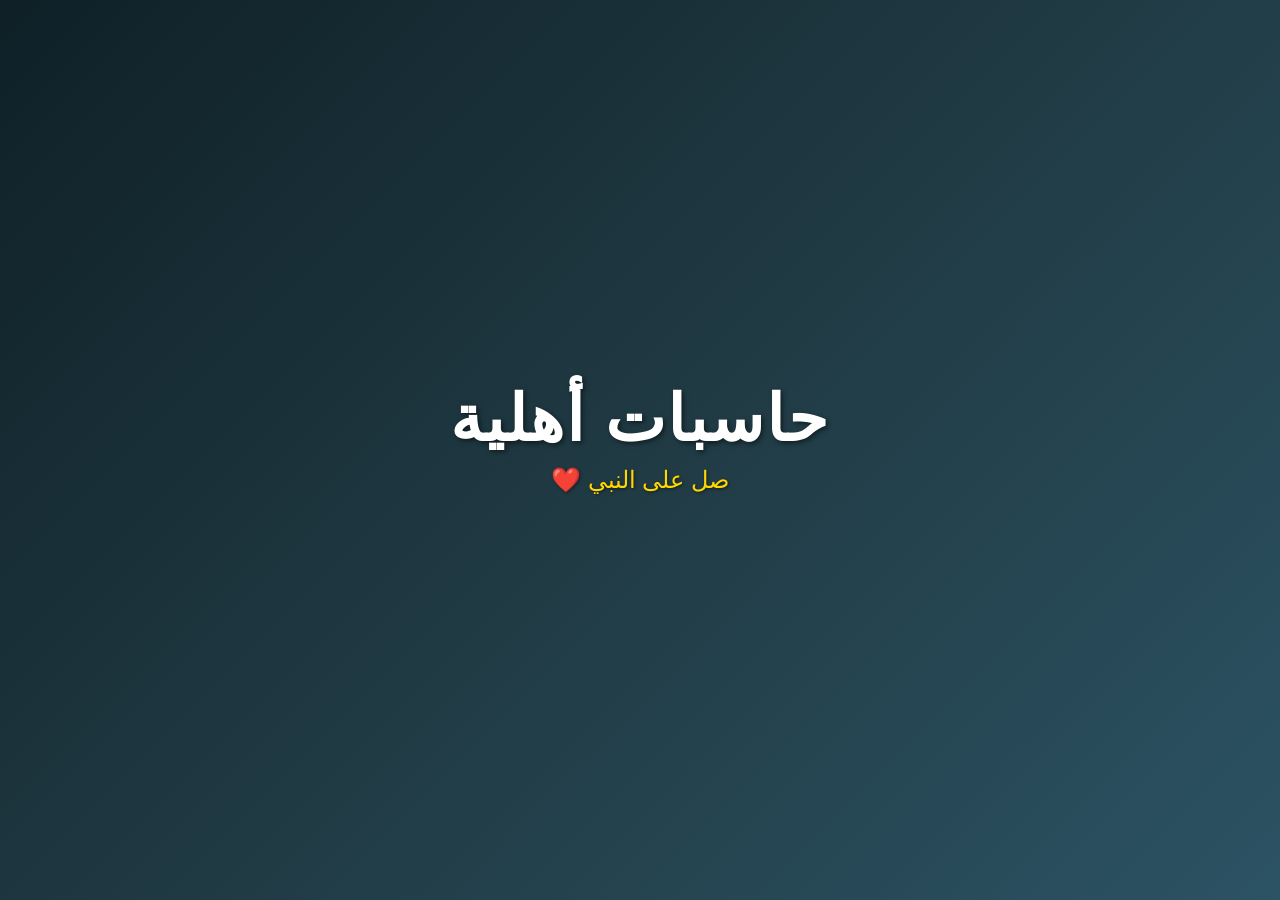
<file: index.html>
<!DOCTYPE html>
<html lang="ar" dir="rtl">
<head>
  <meta charset="UTF-8">
  <meta name="viewport" content="width=device-width, initial-scale=1.0">
  <title>حاسبات أهلية</title>
  <style>
    /* الخلفية والتهيئة العامة */
    body {
      margin: 0;
      padding: 0;
      height: 100vh;
      display: flex;
      justify-content: center;
      align-items: center;
      flex-direction: column;
      background: linear-gradient(135deg, #0f2027, #203a43, #2c5364);
      font-family: 'Segoe UI', Tahoma, Geneva, Verdana, sans-serif;
      color: #fff;
      text-align: center;
    }

    h1 {
      font-size: 4rem;
      margin: 0;
      letter-spacing: 2px;
      text-shadow: 2px 2px 5px rgba(0,0,0,0.5);
    }

    p {
      font-size: 1.5rem;
      margin-top: 10px;
      color: #ffd700; /* لون ذهبي للسطر */
      text-shadow: 1px 1px 3px rgba(0,0,0,0.5);
    }
  </style>

  <link rel="icon" type="image/png" href="programming.png">
</head>
<body>
  <h1>حاسبات أهلية</h1>
  <p>صل على النبي ❤️</p>
</body>
</html>
</file>
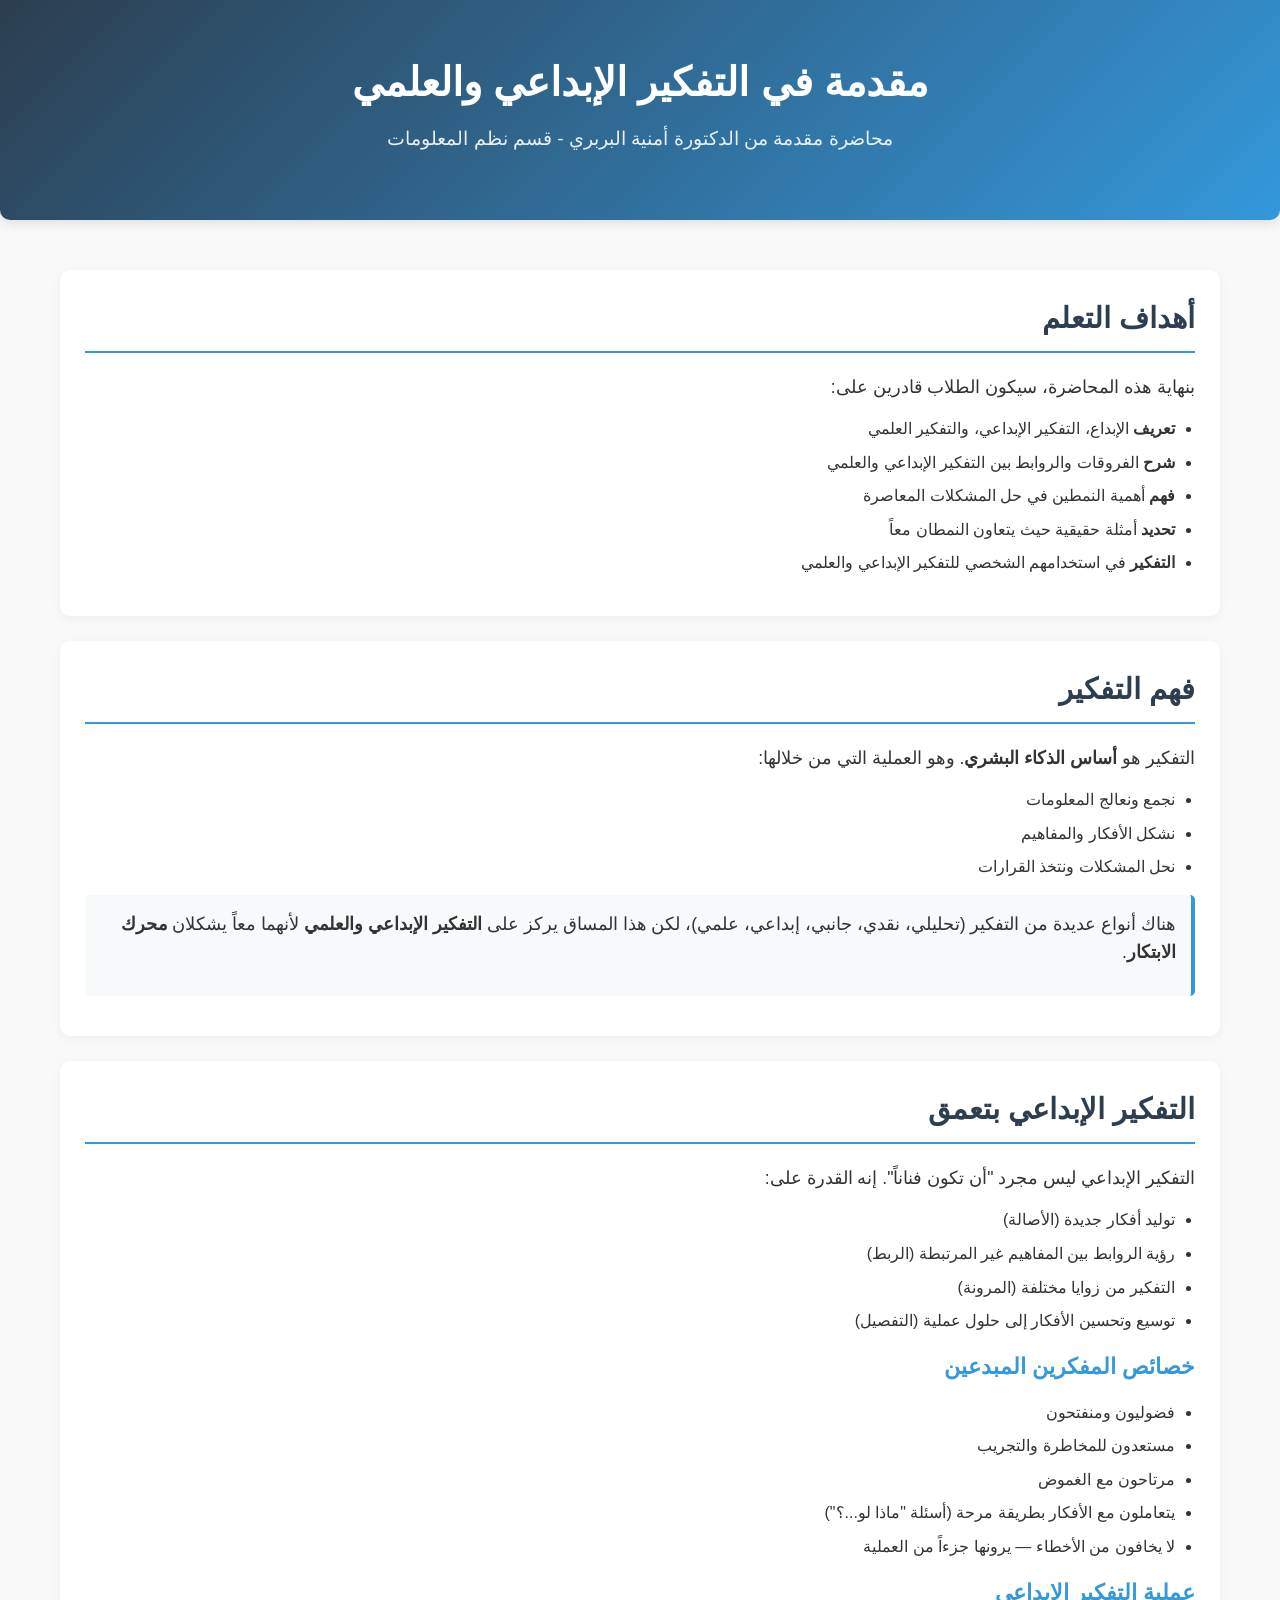
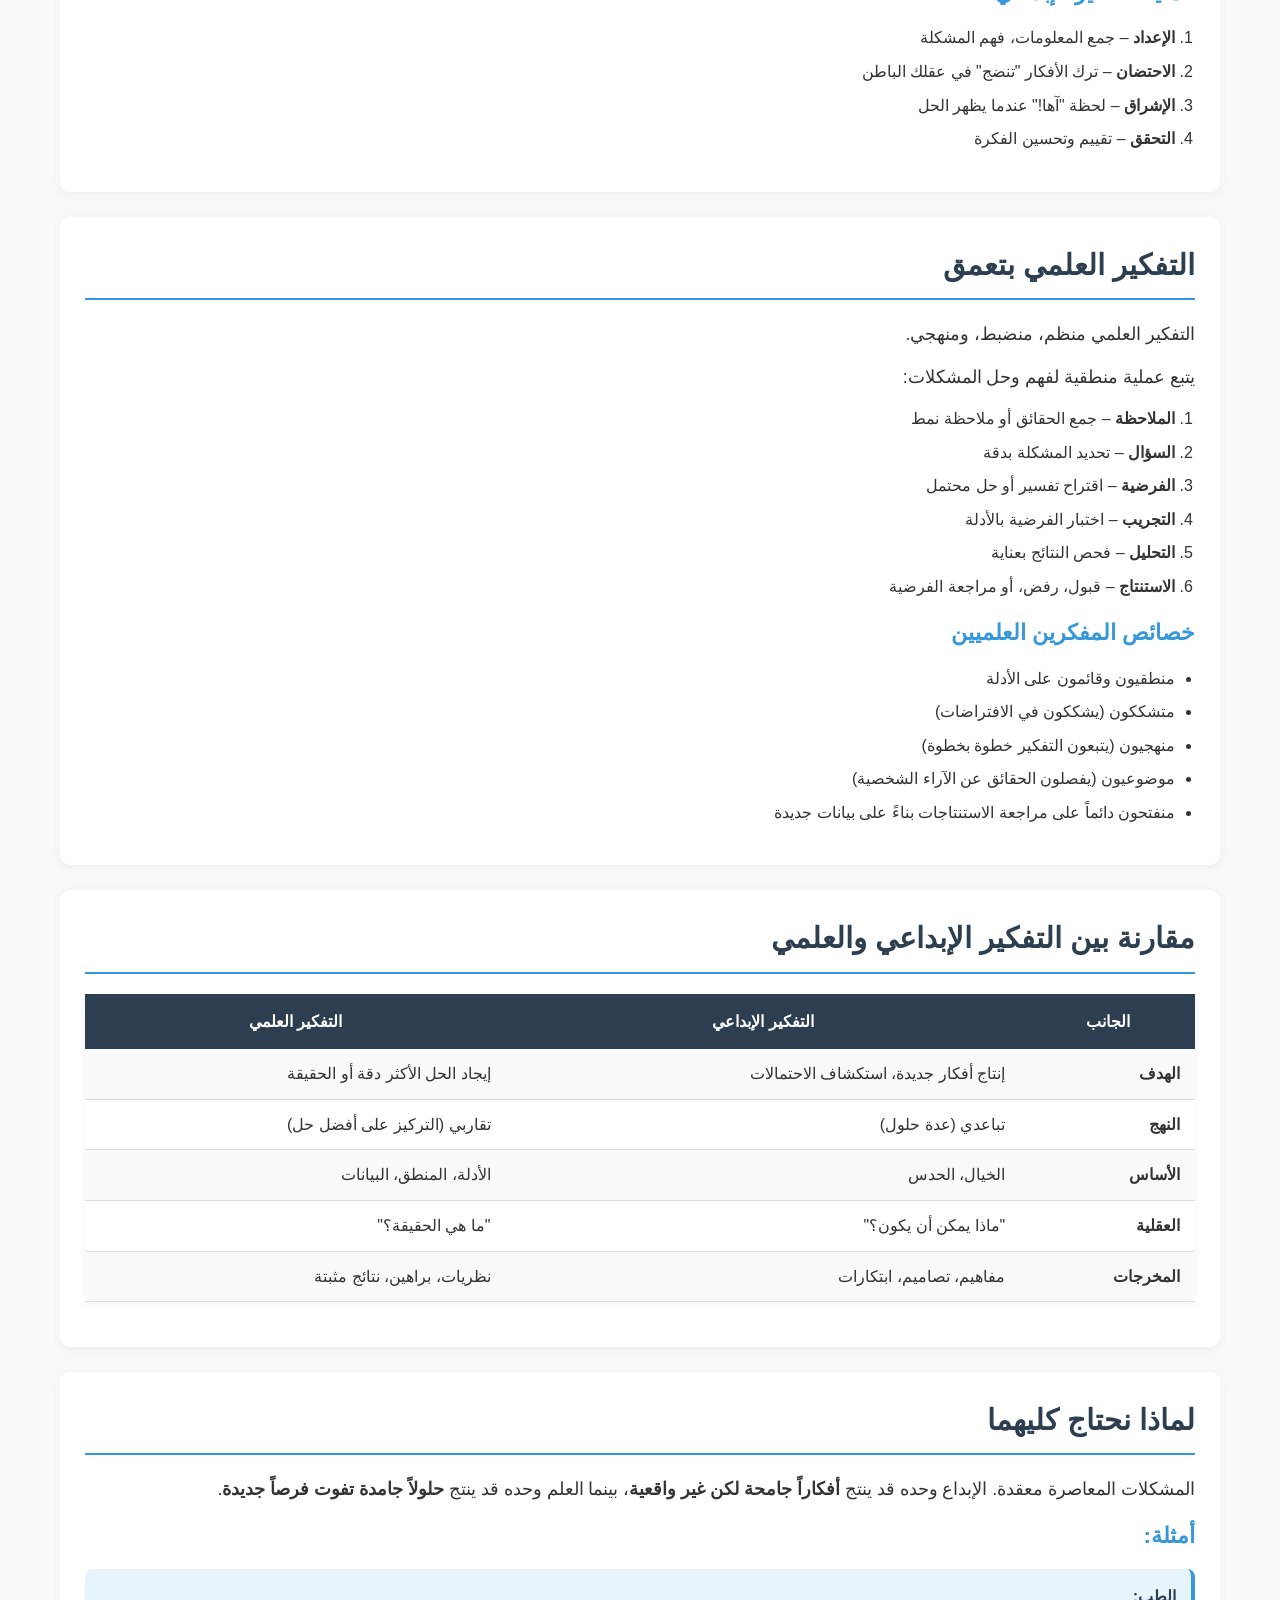
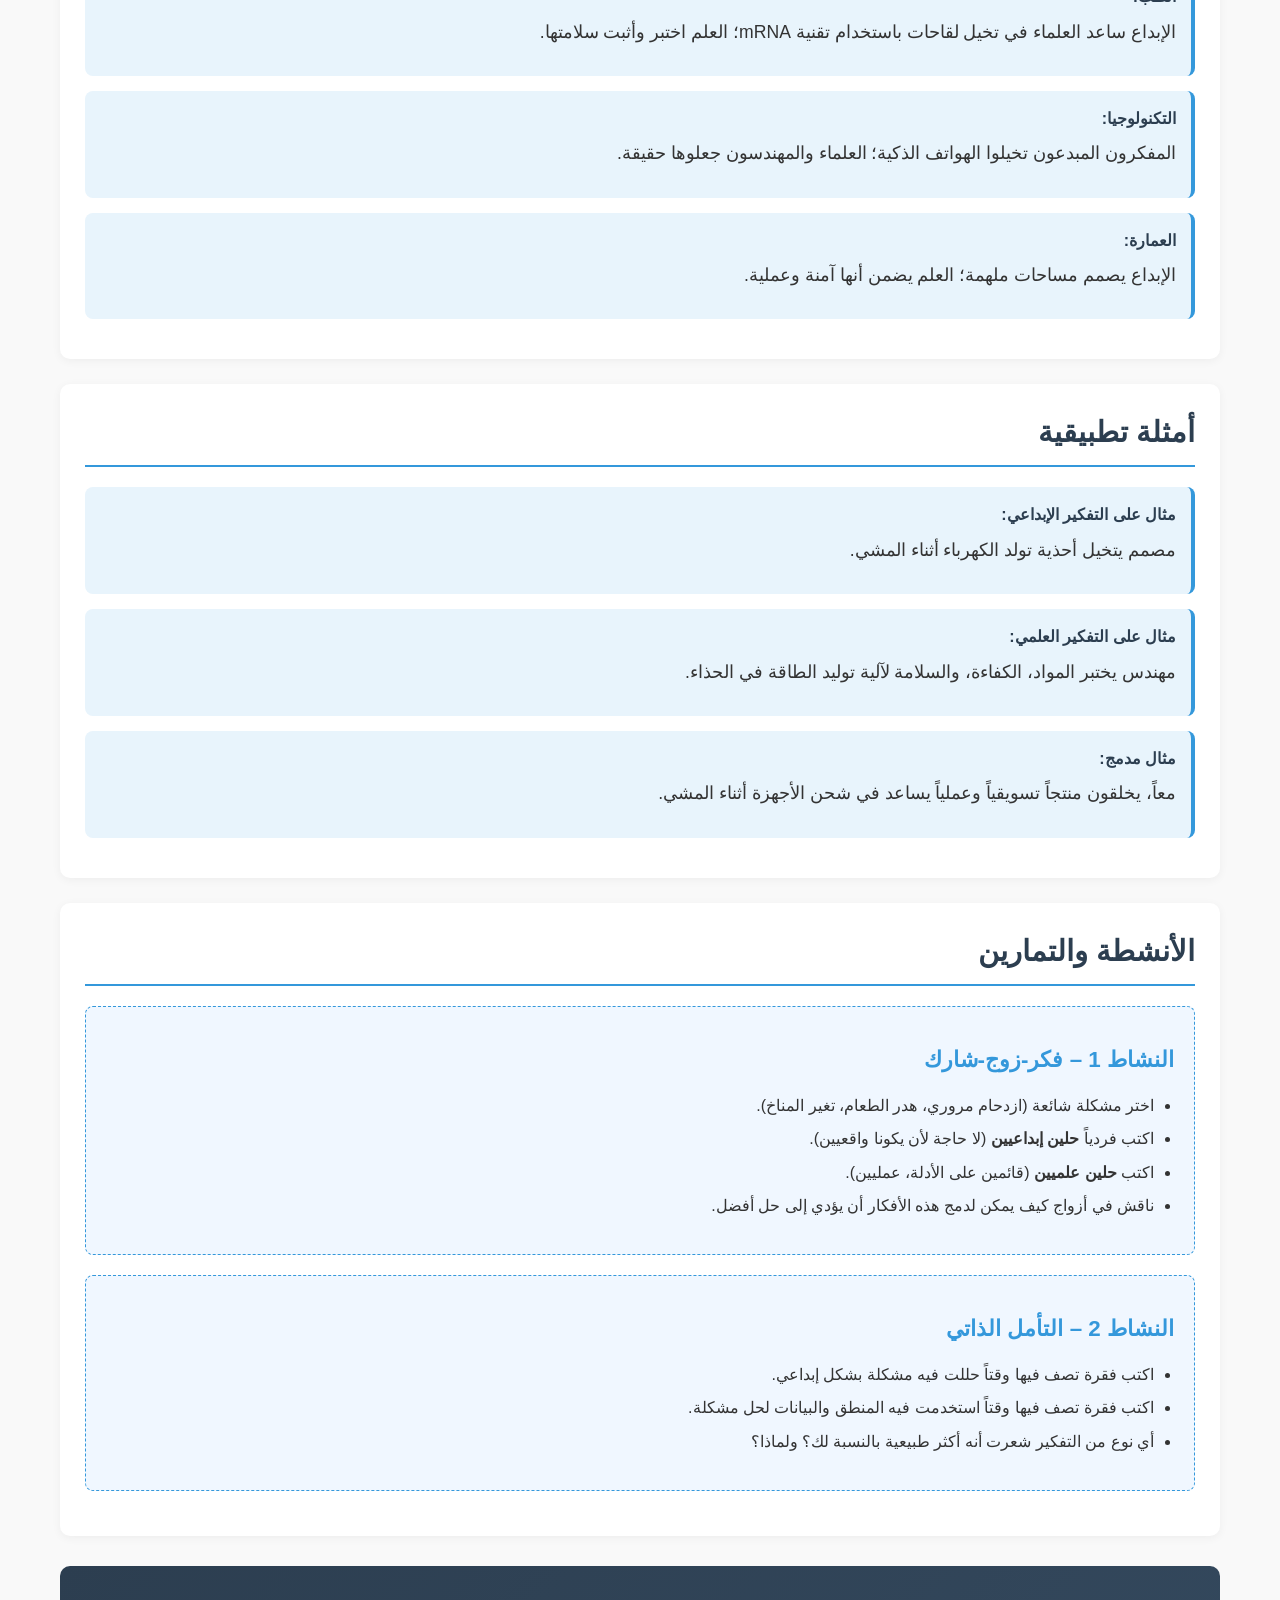
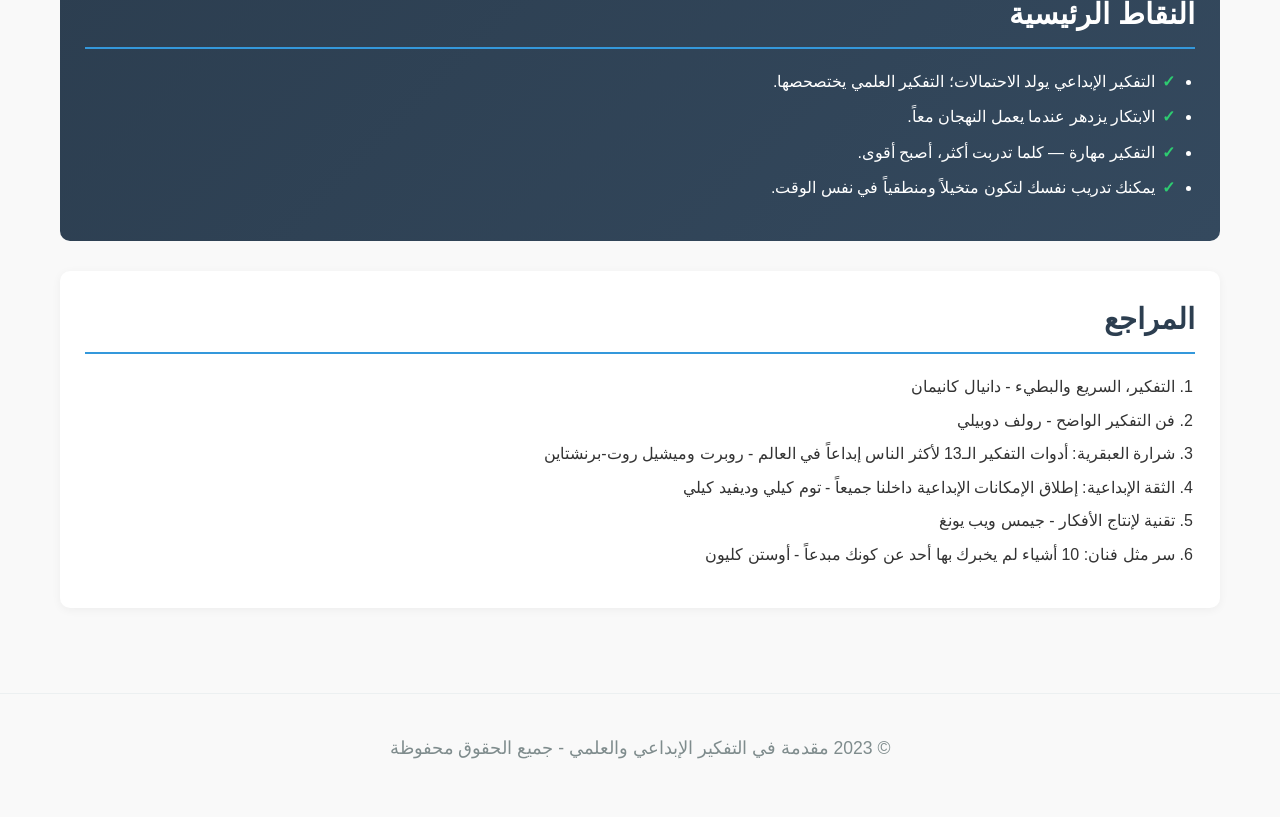
<file: CS/deepseek_html_20251118_10714b.html>
<!DOCTYPE html>
<html lang="ar" dir="rtl">
<head>
    <meta charset="UTF-8">
    <meta name="viewport" content="width=device-width, initial-scale=1.0">
    <title>مقدمة في التفكير الإبداعي والعلمي</title>
    <style>
        :root {
            --primary-color: #2c3e50;
            --secondary-color: #3498db;
            --accent-color: #e74c3c;
            --light-color: #ecf0f1;
            --dark-color: #2c3e50;
            --success-color: #2ecc71;
        }
        
        * {
            margin: 0;
            padding: 0;
            box-sizing: border-box;
            font-family: 'Segoe UI', Tahoma, Geneva, Verdana, sans-serif;
        }
        
        body {
            background-color: #f9f9f9;
            color: #333;
            line-height: 1.6;
        }
        
        .container {
            max-width: 1200px;
            margin: 0 auto;
            padding: 20px;
        }
        
        header {
            background: linear-gradient(135deg, var(--primary-color), var(--secondary-color));
            color: white;
            padding: 30px 0;
            text-align: center;
            border-radius: 0 0 10px 10px;
            box-shadow: 0 4px 12px rgba(0, 0, 0, 0.1);
            margin-bottom: 30px;
        }
        
        header h1 {
            font-size: 2.5rem;
            margin-bottom: 10px;
        }
        
        header p {
            font-size: 1.2rem;
            opacity: 0.9;
        }
        
        .content-section {
            background-color: white;
            border-radius: 10px;
            padding: 25px;
            margin-bottom: 25px;
            box-shadow: 0 2px 10px rgba(0, 0, 0, 0.05);
            transition: transform 0.3s ease;
        }
        
        .content-section:hover {
            transform: translateY(-5px);
        }
        
        h2 {
            color: var(--primary-color);
            border-bottom: 2px solid var(--secondary-color);
            padding-bottom: 10px;
            margin-bottom: 20px;
            font-size: 1.8rem;
        }
        
        h3 {
            color: var(--secondary-color);
            margin: 15px 0 10px;
            font-size: 1.4rem;
        }
        
        p {
            margin-bottom: 15px;
            font-size: 1.1rem;
        }
        
        ul, ol {
            margin: 15px 0;
            padding-right: 20px;
        }
        
        li {
            margin-bottom: 8px;
        }
        
        .highlight {
            background-color: #f8f9fa;
            border-right: 4px solid var(--secondary-color);
            padding: 15px;
            margin: 15px 0;
            border-radius: 0 5px 5px 0;
        }
        
        .comparison-table {
            width: 100%;
            border-collapse: collapse;
            margin: 20px 0;
            box-shadow: 0 2px 8px rgba(0, 0, 0, 0.05);
        }
        
        .comparison-table th {
            background-color: var(--primary-color);
            color: white;
            padding: 15px;
            text-align: center;
        }
        
        .comparison-table td {
            padding: 12px 15px;
            border-bottom: 1px solid #ddd;
        }
        
        .comparison-table tr:nth-child(even) {
            background-color: #f8f9fa;
        }
        
        .example-box {
            background-color: #e8f4fc;
            border-radius: 8px;
            padding: 15px;
            margin: 15px 0;
            border-right: 4px solid var(--secondary-color);
        }
        
        .example-title {
            font-weight: bold;
            color: var(--primary-color);
            margin-bottom: 8px;
        }
        
        .activity-box {
            background-color: #f0f7ff;
            border-radius: 8px;
            padding: 20px;
            margin: 20px 0;
            border: 1px dashed var(--secondary-color);
        }
        
        .key-takeaways {
            background: linear-gradient(135deg, #2c3e50, #34495e);
            color: white;
            border-radius: 10px;
            padding: 25px;
            margin: 30px 0;
        }
        
        .key-takeaways h2 {
            color: white;
            border-bottom: 2px solid var(--secondary-color);
        }
        
        .key-takeaways ul li {
            margin-bottom: 10px;
            position: relative;
            padding-right: 20px;
        }
        
        .key-takeaways ul li:before {
            content: "✓";
            position: absolute;
            right: 0;
            color: var(--success-color);
            font-weight: bold;
        }
        
        footer {
            text-align: center;
            margin-top: 40px;
            padding: 20px;
            color: #7f8c8d;
            border-top: 1px solid #ecf0f1;
        }
        
        @media (max-width: 768px) {
            header h1 {
                font-size: 2rem;
            }
            
            .content-section {
                padding: 15px;
            }
            
            .comparison-table {
                font-size: 0.9rem;
            }
        }
    </style>
</head>
<body>
    <header>
        <div class="container">
            <h1>مقدمة في التفكير الإبداعي والعلمي</h1>
            <p>محاضرة مقدمة من الدكتورة أمنية البربري - قسم نظم المعلومات</p>
        </div>
    </header>
    
    <div class="container">
        <section class="content-section">
            <h2>أهداف التعلم</h2>
            <p>بنهاية هذه المحاضرة، سيكون الطلاب قادرين على:</p>
            <ul>
                <li><strong>تعريف</strong> الإبداع، التفكير الإبداعي، والتفكير العلمي</li>
                <li><strong>شرح</strong> الفروقات والروابط بين التفكير الإبداعي والعلمي</li>
                <li><strong>فهم</strong> أهمية النمطين في حل المشكلات المعاصرة</li>
                <li><strong>تحديد</strong> أمثلة حقيقية حيث يتعاون النمطان معاً</li>
                <li><strong>التفكير</strong> في استخدامهم الشخصي للتفكير الإبداعي والعلمي</li>
            </ul>
        </section>
        
        <section class="content-section">
            <h2>فهم التفكير</h2>
            <p>التفكير هو <strong>أساس الذكاء البشري</strong>. وهو العملية التي من خلالها:</p>
            <ul>
                <li>نجمع ونعالج المعلومات</li>
                <li>نشكل الأفكار والمفاهيم</li>
                <li>نحل المشكلات ونتخذ القرارات</li>
            </ul>
            <div class="highlight">
                <p>هناك أنواع عديدة من التفكير (تحليلي، نقدي، جانبي، إبداعي، علمي)، لكن هذا المساق يركز على <strong>التفكير الإبداعي والعلمي</strong> لأنهما معاً يشكلان <strong>محرك الابتكار</strong>.</p>
            </div>
        </section>
        
        <section class="content-section">
            <h2>التفكير الإبداعي بتعمق</h2>
            <p>التفكير الإبداعي ليس مجرد "أن تكون فناناً". إنه القدرة على:</p>
            <ul>
                <li>توليد أفكار جديدة (الأصالة)</li>
                <li>رؤية الروابط بين المفاهيم غير المرتبطة (الربط)</li>
                <li>التفكير من زوايا مختلفة (المرونة)</li>
                <li>توسيع وتحسين الأفكار إلى حلول عملية (التفصيل)</li>
            </ul>
            
            <h3>خصائص المفكرين المبدعين</h3>
            <ul>
                <li>فضوليون ومنفتحون</li>
                <li>مستعدون للمخاطرة والتجريب</li>
                <li>مرتاحون مع الغموض</li>
                <li>يتعاملون مع الأفكار بطريقة مرحة (أسئلة "ماذا لو...؟")</li>
                <li>لا يخافون من الأخطاء — يرونها جزءاً من العملية</li>
            </ul>
            
            <h3>عملية التفكير الإبداعي</h3>
            <ol>
                <li><strong>الإعداد</strong> – جمع المعلومات، فهم المشكلة</li>
                <li><strong>الاحتضان</strong> – ترك الأفكار "تنضج" في عقلك الباطن</li>
                <li><strong>الإشراق</strong> – لحظة "آها!" عندما يظهر الحل</li>
                <li><strong>التحقق</strong> – تقييم وتحسين الفكرة</li>
            </ol>
        </section>
        
        <section class="content-section">
            <h2>التفكير العلمي بتعمق</h2>
            <p>التفكير العلمي منظم، منضبط، ومنهجي.</p>
            <p>يتبع عملية منطقية لفهم وحل المشكلات:</p>
            <ol>
                <li><strong>الملاحظة</strong> – جمع الحقائق أو ملاحظة نمط</li>
                <li><strong>السؤال</strong> – تحديد المشكلة بدقة</li>
                <li><strong>الفرضية</strong> – اقتراح تفسير أو حل محتمل</li>
                <li><strong>التجريب</strong> – اختبار الفرضية بالأدلة</li>
                <li><strong>التحليل</strong> – فحص النتائج بعناية</li>
                <li><strong>الاستنتاج</strong> – قبول، رفض، أو مراجعة الفرضية</li>
            </ol>
            
            <h3>خصائص المفكرين العلميين</h3>
            <ul>
                <li>منطقيون وقائمون على الأدلة</li>
                <li>متشككون (يشككون في الافتراضات)</li>
                <li>منهجيون (يتبعون التفكير خطوة بخطوة)</li>
                <li>موضوعيون (يفصلون الحقائق عن الآراء الشخصية)</li>
                <li>منفتحون دائماً على مراجعة الاستنتاجات بناءً على بيانات جديدة</li>
            </ul>
        </section>
        
        <section class="content-section">
            <h2>مقارنة بين التفكير الإبداعي والعلمي</h2>
            <table class="comparison-table">
                <tr>
                    <th>الجانب</th>
                    <th>التفكير الإبداعي</th>
                    <th>التفكير العلمي</th>
                </tr>
                <tr>
                    <td><strong>الهدف</strong></td>
                    <td>إنتاج أفكار جديدة، استكشاف الاحتمالات</td>
                    <td>إيجاد الحل الأكثر دقة أو الحقيقة</td>
                </tr>
                <tr>
                    <td><strong>النهج</strong></td>
                    <td>تباعدي (عدة حلول)</td>
                    <td>تقاربي (التركيز على أفضل حل)</td>
                </tr>
                <tr>
                    <td><strong>الأساس</strong></td>
                    <td>الخيال، الحدس</td>
                    <td>الأدلة، المنطق، البيانات</td>
                </tr>
                <tr>
                    <td><strong>العقلية</strong></td>
                    <td>"ماذا يمكن أن يكون؟"</td>
                    <td>"ما هي الحقيقة؟"</td>
                </tr>
                <tr>
                    <td><strong>المخرجات</strong></td>
                    <td>مفاهيم، تصاميم، ابتكارات</td>
                    <td>نظريات، براهين، نتائج مثبتة</td>
                </tr>
            </table>
        </section>
        
        <section class="content-section">
            <h2>لماذا نحتاج كليهما</h2>
            <p>المشكلات المعاصرة معقدة. الإبداع وحده قد ينتج <strong>أفكاراً جامحة لكن غير واقعية</strong>، بينما العلم وحده قد ينتج <strong>حلولاً جامدة تفوت فرصاً جديدة</strong>.</p>
            
            <h3>أمثلة:</h3>
            <div class="example-box">
                <div class="example-title">الطب:</div>
                <p>الإبداع ساعد العلماء في تخيل لقاحات باستخدام تقنية mRNA؛ العلم اختبر وأثبت سلامتها.</p>
            </div>
            <div class="example-box">
                <div class="example-title">التكنولوجيا:</div>
                <p>المفكرون المبدعون تخيلوا الهواتف الذكية؛ العلماء والمهندسون جعلوها حقيقة.</p>
            </div>
            <div class="example-box">
                <div class="example-title">العمارة:</div>
                <p>الإبداع يصمم مساحات ملهمة؛ العلم يضمن أنها آمنة وعملية.</p>
            </div>
        </section>
        
        <section class="content-section">
            <h2>أمثلة تطبيقية</h2>
            <div class="example-box">
                <div class="example-title">مثال على التفكير الإبداعي:</div>
                <p>مصمم يتخيل أحذية تولد الكهرباء أثناء المشي.</p>
            </div>
            <div class="example-box">
                <div class="example-title">مثال على التفكير العلمي:</div>
                <p>مهندس يختبر المواد، الكفاءة، والسلامة لآلية توليد الطاقة في الحذاء.</p>
            </div>
            <div class="example-box">
                <div class="example-title">مثال مدمج:</div>
                <p>معاً، يخلقون منتجاً تسويقياً وعملياً يساعد في شحن الأجهزة أثناء المشي.</p>
            </div>
        </section>
        
        <section class="content-section">
            <h2>الأنشطة والتمارين</h2>
            
            <div class="activity-box">
                <h3>النشاط 1 – فكر-زوج-شارك</h3>
                <ul>
                    <li>اختر مشكلة شائعة (ازدحام مروري، هدر الطعام، تغير المناخ).</li>
                    <li>اكتب فردياً <strong>حلين إبداعيين</strong> (لا حاجة لأن يكونا واقعيين).</li>
                    <li>اكتب <strong>حلين علميين</strong> (قائمين على الأدلة، عمليين).</li>
                    <li>ناقش في أزواج كيف يمكن لدمج هذه الأفكار أن يؤدي إلى حل أفضل.</li>
                </ul>
            </div>
            
            <div class="activity-box">
                <h3>النشاط 2 – التأمل الذاتي</h3>
                <ul>
                    <li>اكتب فقرة تصف فيها وقتاً حللت فيه مشكلة بشكل إبداعي.</li>
                    <li>اكتب فقرة تصف فيها وقتاً استخدمت فيه المنطق والبيانات لحل مشكلة.</li>
                    <li>أي نوع من التفكير شعرت أنه أكثر طبيعية بالنسبة لك؟ ولماذا؟</li>
                </ul>
            </div>
        </section>
        
        <section class="key-takeaways">
            <h2>النقاط الرئيسية</h2>
            <ul>
                <li>التفكير الإبداعي يولد الاحتمالات؛ التفكير العلمي يختصحصها.</li>
                <li>الابتكار يزدهر عندما يعمل النهجان معاً.</li>
                <li>التفكير مهارة — كلما تدربت أكثر، أصبح أقوى.</li>
                <li>يمكنك تدريب نفسك لتكون متخيلاً ومنطقياً في نفس الوقت.</li>
            </ul>
        </section>
        
        <section class="content-section">
            <h2>المراجع</h2>
            <ol>
                <li>التفكير، السريع والبطيء - دانيال كانيمان</li>
                <li>فن التفكير الواضح - رولف دوبيلي</li>
                <li>شرارة العبقرية: أدوات التفكير الـ13 لأكثر الناس إبداعاً في العالم - روبرت وميشيل روت-برنشتاين</li>
                <li>الثقة الإبداعية: إطلاق الإمكانات الإبداعية داخلنا جميعاً - توم كيلي وديفيد كيلي</li>
                <li>تقنية لإنتاج الأفكار - جيمس ويب يونغ</li>
                <li>سر مثل فنان: 10 أشياء لم يخبرك بها أحد عن كونك مبدعاً - أوستن كليون</li>
            </ol>
        </section>
    </div>
    
    <footer>
        <div class="container">
            <p>© 2023 مقدمة في التفكير الإبداعي والعلمي - جميع الحقوق محفوظة</p>
        </div>
    </footer>
</body>
</html>
</file>
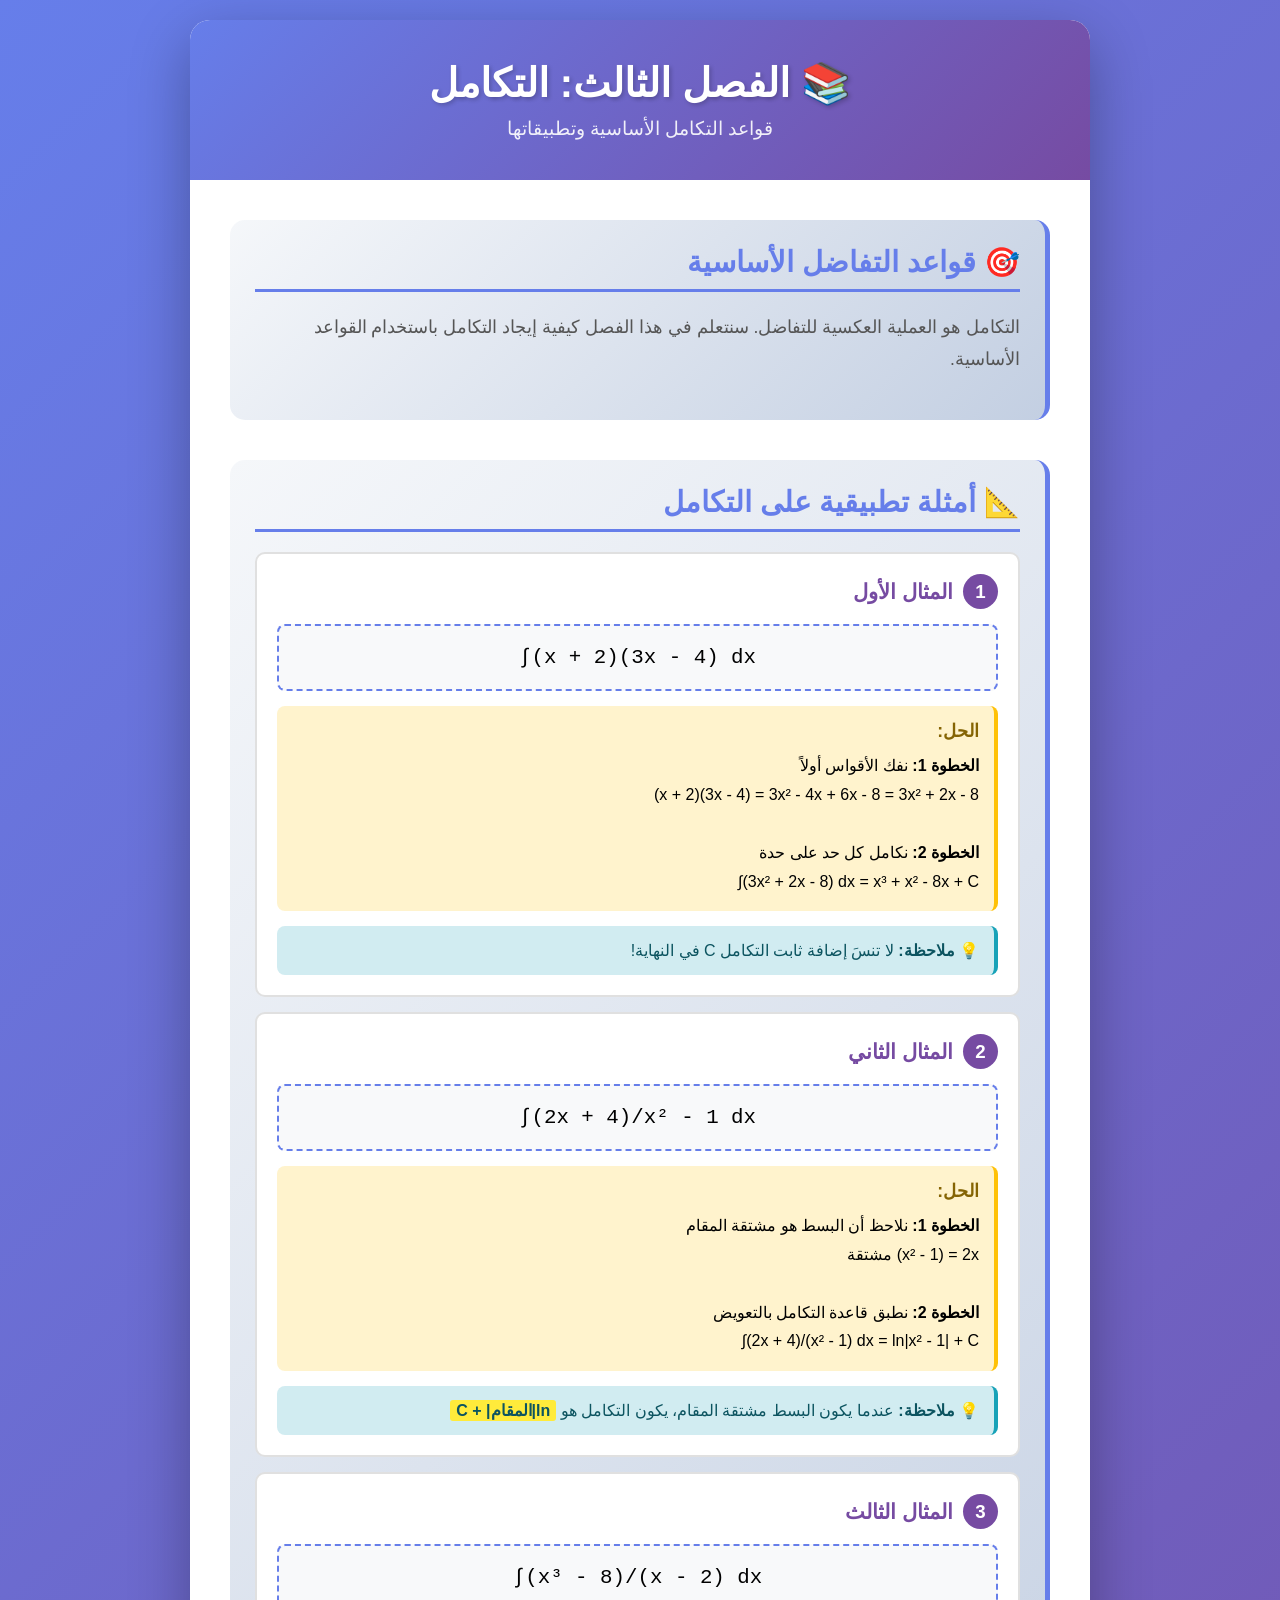
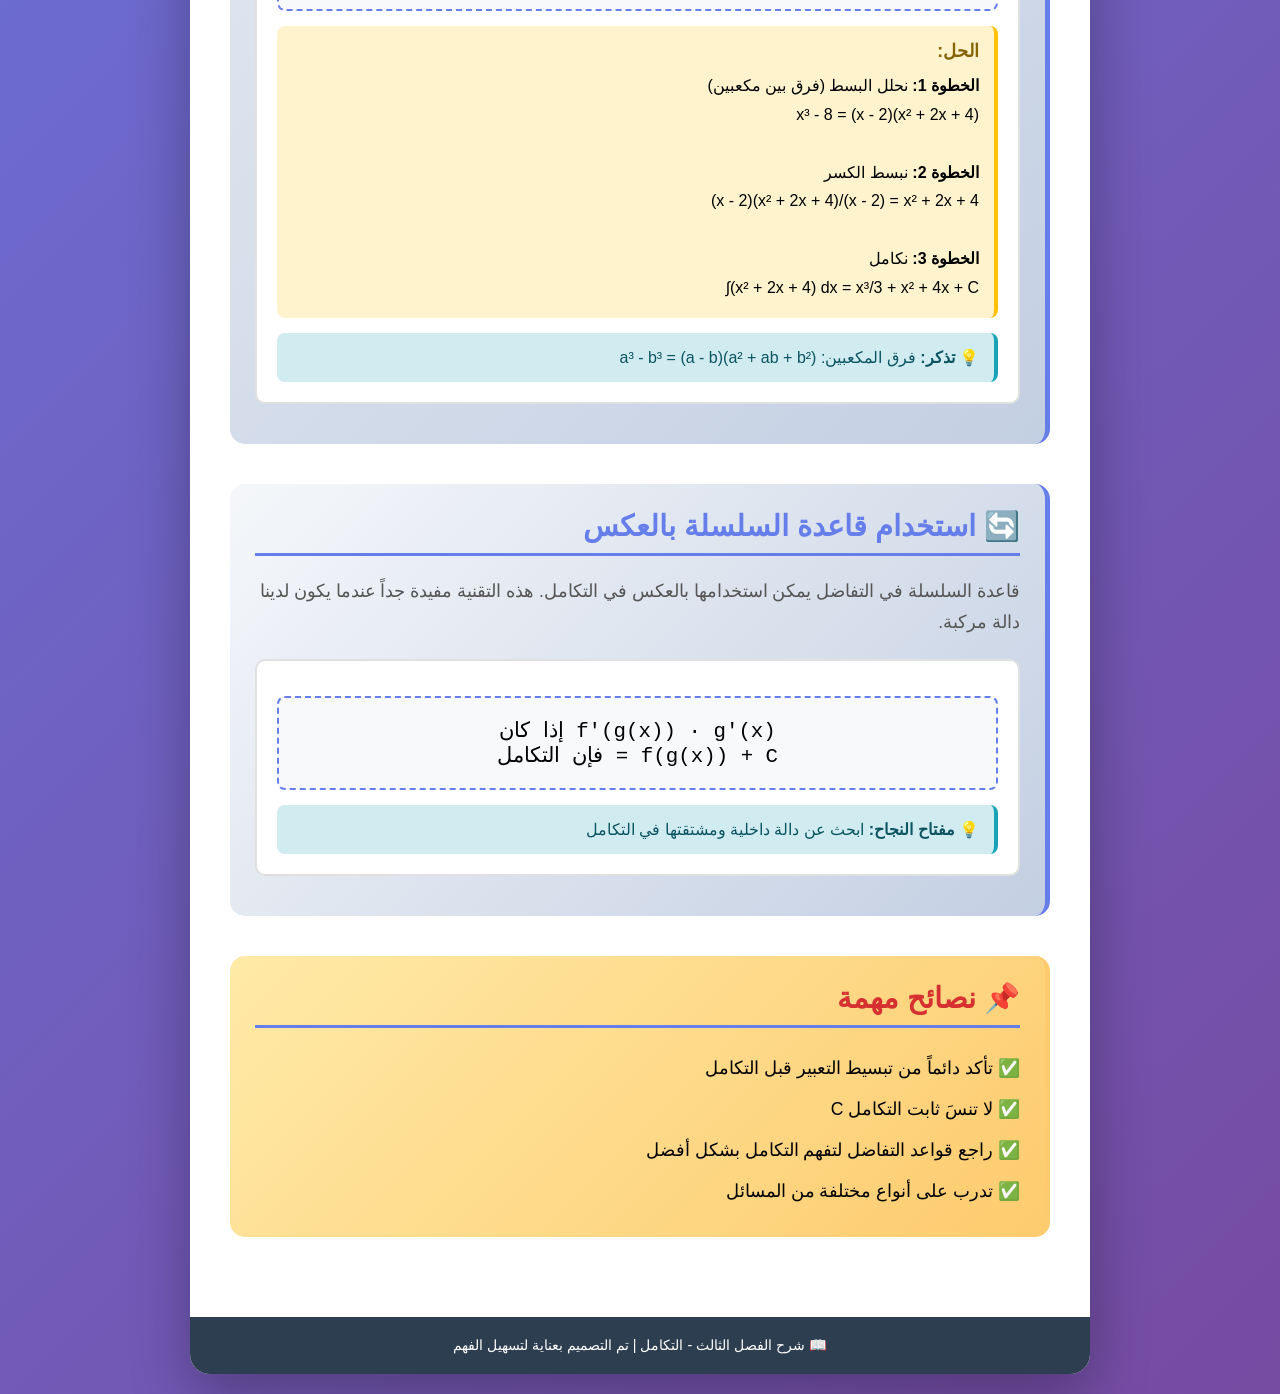
<file: Math1/integration-chapter-ar.html>
<!DOCTYPE html>
<html lang="ar" dir="rtl">
<head>
    <meta charset="UTF-8">
    <meta name="viewport" content="width=device-width, initial-scale=1.0">
    <title>الفصل الثالث: التكامل</title>
    <style>
        * {
            margin: 0;
            padding: 0;
            box-sizing: border-box;
        }

        body {
            font-family: 'Segoe UI', Tahoma, Geneva, Verdana, sans-serif;
            background: linear-gradient(135deg, #667eea 0%, #764ba2 100%);
            min-height: 100vh;
            padding: 20px;
            direction: rtl;
        }

        .container {
            max-width: 900px;
            margin: 0 auto;
            background: white;
            border-radius: 20px;
            box-shadow: 0 20px 60px rgba(0,0,0,0.3);
            overflow: hidden;
            animation: fadeIn 0.6s ease-in;
        }

        @keyframes fadeIn {
            from {
                opacity: 0;
                transform: translateY(30px);
            }
            to {
                opacity: 1;
                transform: translateY(0);
            }
        }

        header {
            background: linear-gradient(135deg, #667eea 0%, #764ba2 100%);
            color: white;
            padding: 40px;
            text-align: center;
        }

        header h1 {
            font-size: 2.5em;
            margin-bottom: 10px;
            text-shadow: 2px 2px 4px rgba(0,0,0,0.2);
        }

        header p {
            font-size: 1.2em;
            opacity: 0.9;
        }

        .content {
            padding: 40px;
        }

        .section {
            margin-bottom: 40px;
            padding: 25px;
            background: linear-gradient(135deg, #f5f7fa 0%, #c3cfe2 100%);
            border-radius: 15px;
            border-right: 5px solid #667eea;
            transition: transform 0.3s ease, box-shadow 0.3s ease;
        }

        .section:hover {
            transform: translateX(-5px);
            box-shadow: 0 10px 30px rgba(0,0,0,0.15);
        }

        .section h2 {
            color: #667eea;
            font-size: 1.8em;
            margin-bottom: 20px;
            padding-bottom: 10px;
            border-bottom: 3px solid #667eea;
        }

        .rule-box {
            background: white;
            padding: 20px;
            margin: 15px 0;
            border-radius: 10px;
            border: 2px solid #e0e0e0;
            transition: all 0.3s ease;
        }

        .rule-box:hover {
            border-color: #667eea;
            box-shadow: 0 5px 15px rgba(102, 126, 234, 0.2);
        }

        .rule-title {
            font-size: 1.3em;
            color: #764ba2;
            font-weight: bold;
            margin-bottom: 15px;
            display: flex;
            align-items: center;
        }

        .rule-title span {
            background: #764ba2;
            color: white;
            width: 35px;
            height: 35px;
            border-radius: 50%;
            display: inline-flex;
            align-items: center;
            justify-content: center;
            margin-left: 10px;
            font-size: 0.9em;
        }

        .formula {
            background: #f8f9fa;
            padding: 20px;
            border-radius: 8px;
            font-size: 1.3em;
            text-align: center;
            margin: 15px 0;
            border: 2px dashed #667eea;
            font-family: 'Courier New', monospace;
            direction: ltr;
        }

        .example {
            background: #fff3cd;
            padding: 15px;
            border-radius: 8px;
            margin-top: 15px;
            border-right: 4px solid #ffc107;
        }

        .example-title {
            font-weight: bold;
            color: #856404;
            margin-bottom: 10px;
            font-size: 1.1em;
        }

        .note {
            background: #d1ecf1;
            padding: 15px;
            border-radius: 8px;
            margin-top: 15px;
            border-right: 4px solid #17a2b8;
            color: #0c5460;
        }

        .highlight {
            background: #ffeb3b;
            padding: 2px 6px;
            border-radius: 3px;
            font-weight: bold;
        }

        footer {
            background: #2c3e50;
            color: white;
            text-align: center;
            padding: 20px;
            font-size: 0.9em;
        }

        @media (max-width: 768px) {
            header h1 {
                font-size: 1.8em;
            }
            
            .content {
                padding: 20px;
            }
            
            .section {
                padding: 15px;
            }
        }
    </style>
</head>
<body>
    <div class="container">
        <header>
            <h1>📚 الفصل الثالث: التكامل</h1>
            <p>قواعد التكامل الأساسية وتطبيقاتها</p>
        </header>

        <div class="content">
            <div class="section">
                <h2>🎯 قواعد التفاضل الأساسية</h2>
                <p style="font-size: 1.1em; line-height: 1.8; color: #555; margin-bottom: 20px;">
                    التكامل هو العملية العكسية للتفاضل. سنتعلم في هذا الفصل كيفية إيجاد التكامل باستخدام القواعد الأساسية.
                </p>
            </div>

            <div class="section">
                <h2>📐 أمثلة تطبيقية على التكامل</h2>

                <div class="rule-box">
                    <div class="rule-title">
                        <span>1</span>
                        المثال الأول
                    </div>
                    <div class="formula">
                        ∫(x + 2)(3x - 4) dx
                    </div>
                    <div class="example">
                        <div class="example-title">الحل:</div>
                        <p style="line-height: 1.8;">
                            <strong>الخطوة 1:</strong> نفك الأقواس أولاً<br>
                            <span style="direction: ltr; display: inline-block;">(x + 2)(3x - 4) = 3x² - 4x + 6x - 8 = 3x² + 2x - 8</span><br><br>
                            <strong>الخطوة 2:</strong> نكامل كل حد على حدة<br>
                            <span style="direction: ltr; display: inline-block;">∫(3x² + 2x - 8) dx = x³ + x² - 8x + C</span>
                        </p>
                    </div>
                    <div class="note">
                        💡 <strong>ملاحظة:</strong> لا تنسَ إضافة ثابت التكامل C في النهاية!
                    </div>
                </div>

                <div class="rule-box">
                    <div class="rule-title">
                        <span>2</span>
                        المثال الثاني
                    </div>
                    <div class="formula">
                        ∫(2x + 4)/x² - 1 dx
                    </div>
                    <div class="example">
                        <div class="example-title">الحل:</div>
                        <p style="line-height: 1.8;">
                            <strong>الخطوة 1:</strong> نلاحظ أن البسط هو مشتقة المقام<br>
                            <span style="direction: ltr; display: inline-block;">مشتقة (x² - 1) = 2x</span><br><br>
                            <strong>الخطوة 2:</strong> نطبق قاعدة التكامل بالتعويض<br>
                            <span style="direction: ltr; display: inline-block;">∫(2x + 4)/(x² - 1) dx = ln|x² - 1| + C</span>
                        </p>
                    </div>
                    <div class="note">
                        💡 <strong>ملاحظة:</strong> عندما يكون البسط مشتقة المقام، يكون التكامل هو <span class="highlight">ln|المقام| + C</span>
                    </div>
                </div>

                <div class="rule-box">
                    <div class="rule-title">
                        <span>3</span>
                        المثال الثالث
                    </div>
                    <div class="formula">
                        ∫(x³ - 8)/(x - 2) dx
                    </div>
                    <div class="example">
                        <div class="example-title">الحل:</div>
                        <p style="line-height: 1.8;">
                            <strong>الخطوة 1:</strong> نحلل البسط (فرق بين مكعبين)<br>
                            <span style="direction: ltr; display: inline-block;">x³ - 8 = (x - 2)(x² + 2x + 4)</span><br><br>
                            <strong>الخطوة 2:</strong> نبسط الكسر<br>
                            <span style="direction: ltr; display: inline-block;">(x - 2)(x² + 2x + 4)/(x - 2) = x² + 2x + 4</span><br><br>
                            <strong>الخطوة 3:</strong> نكامل<br>
                            <span style="direction: ltr; display: inline-block;">∫(x² + 2x + 4) dx = x³/3 + x² + 4x + C</span>
                        </p>
                    </div>
                    <div class="note">
                        💡 <strong>تذكر:</strong> فرق المكعبين: a³ - b³ = (a - b)(a² + ab + b²)
                    </div>
                </div>
            </div>

            <div class="section">
                <h2>🔄 استخدام قاعدة السلسلة بالعكس</h2>
                <p style="font-size: 1.1em; line-height: 1.8; color: #555; margin-bottom: 20px;">
                    قاعدة السلسلة في التفاضل يمكن استخدامها بالعكس في التكامل. هذه التقنية مفيدة جداً عندما يكون لدينا دالة مركبة.
                </p>
                <div class="rule-box">
                    <div class="formula">
                        إذا كان f'(g(x)) · g'(x)<br>
                        فإن التكامل = f(g(x)) + C
                    </div>
                    <div class="note">
                        💡 <strong>مفتاح النجاح:</strong> ابحث عن دالة داخلية ومشتقتها في التكامل
                    </div>
                </div>
            </div>

            <div class="section" style="background: linear-gradient(135deg, #ffeaa7 0%, #fdcb6e 100%); border-right-color: #fdcb6e;">
                <h2 style="color: #d63031;">📌 نصائح مهمة</h2>
                <ul style="list-style: none; padding: 0;">
                    <li style="padding: 10px 0; font-size: 1.1em;">✅ تأكد دائماً من تبسيط التعبير قبل التكامل</li>
                    <li style="padding: 10px 0; font-size: 1.1em;">✅ لا تنسَ ثابت التكامل C</li>
                    <li style="padding: 10px 0; font-size: 1.1em;">✅ راجع قواعد التفاضل لتفهم التكامل بشكل أفضل</li>
                    <li style="padding: 10px 0; font-size: 1.1em;">✅ تدرب على أنواع مختلفة من المسائل</li>
                </ul>
            </div>
        </div>

        <footer>
            <p>📖 شرح الفصل الثالث - التكامل | تم التصميم بعناية لتسهيل الفهم</p>
        </footer>
    </div>
</body>
</html>
</file>
